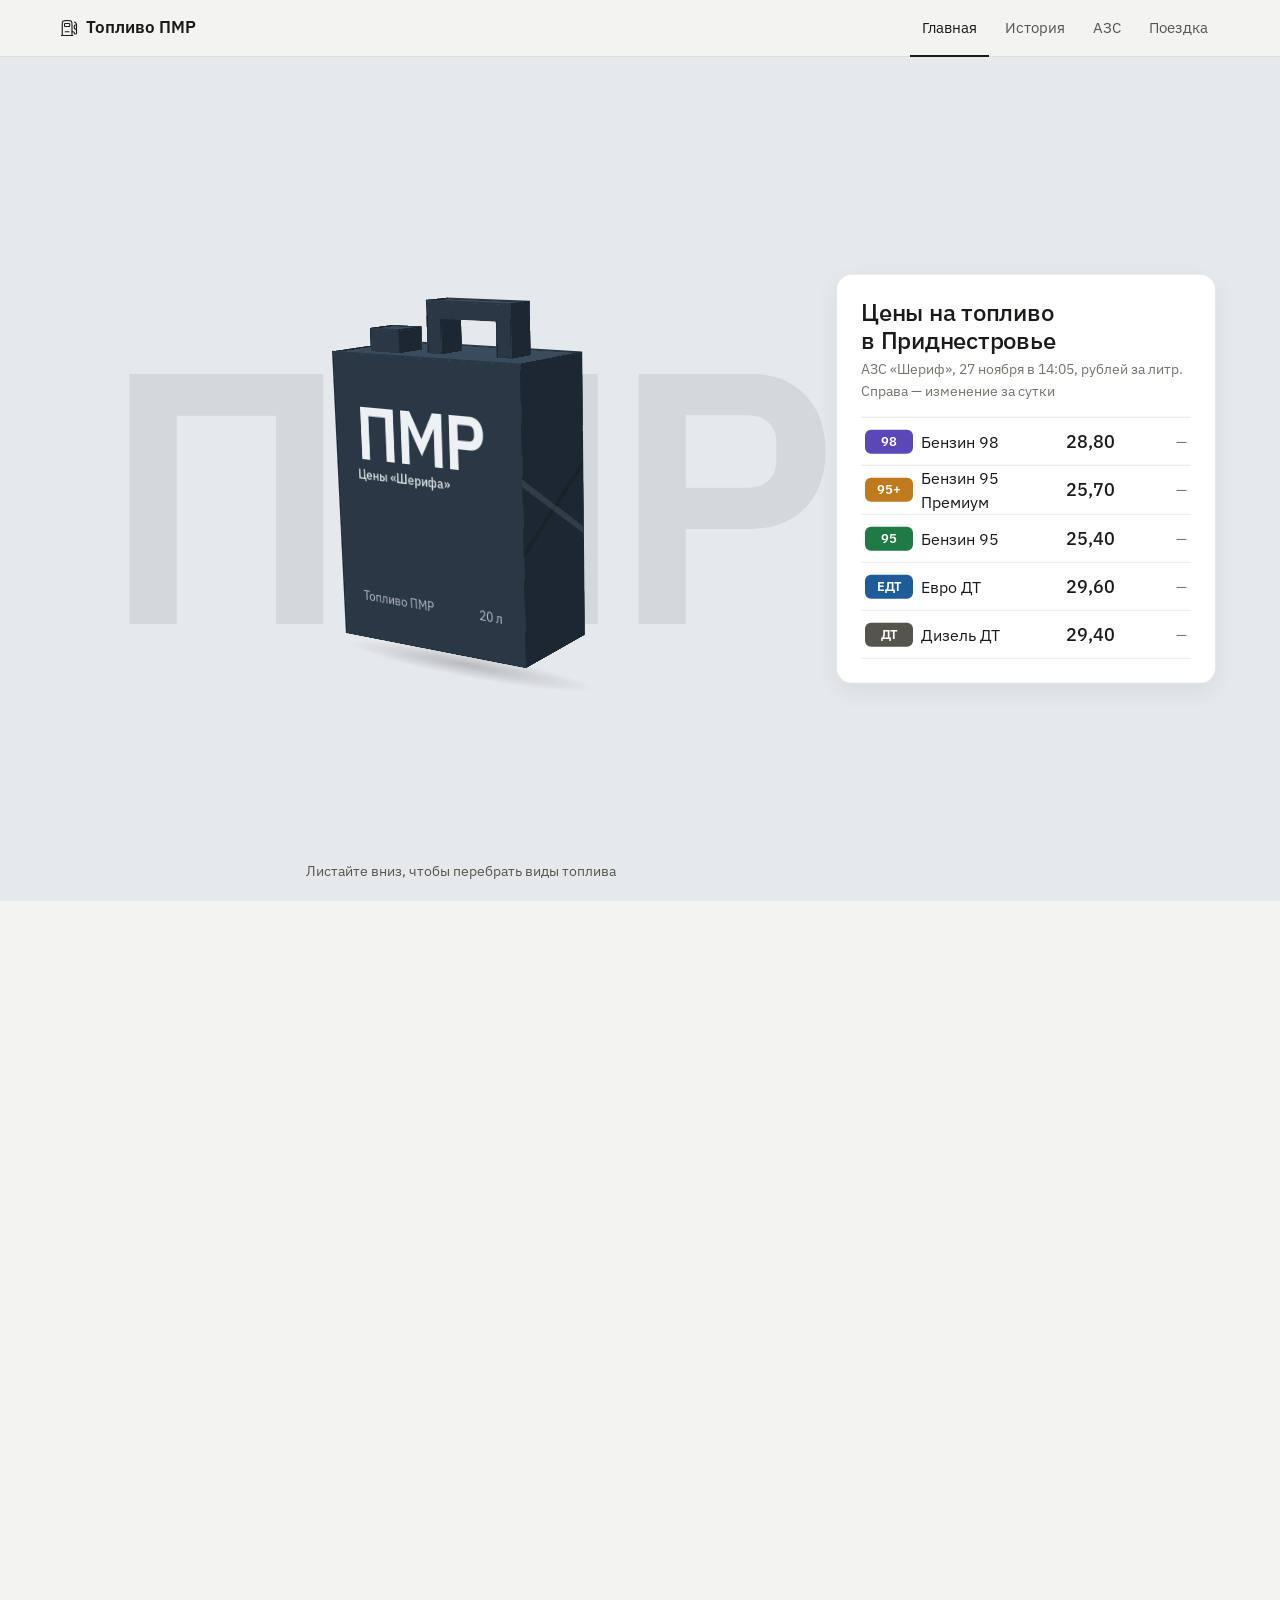
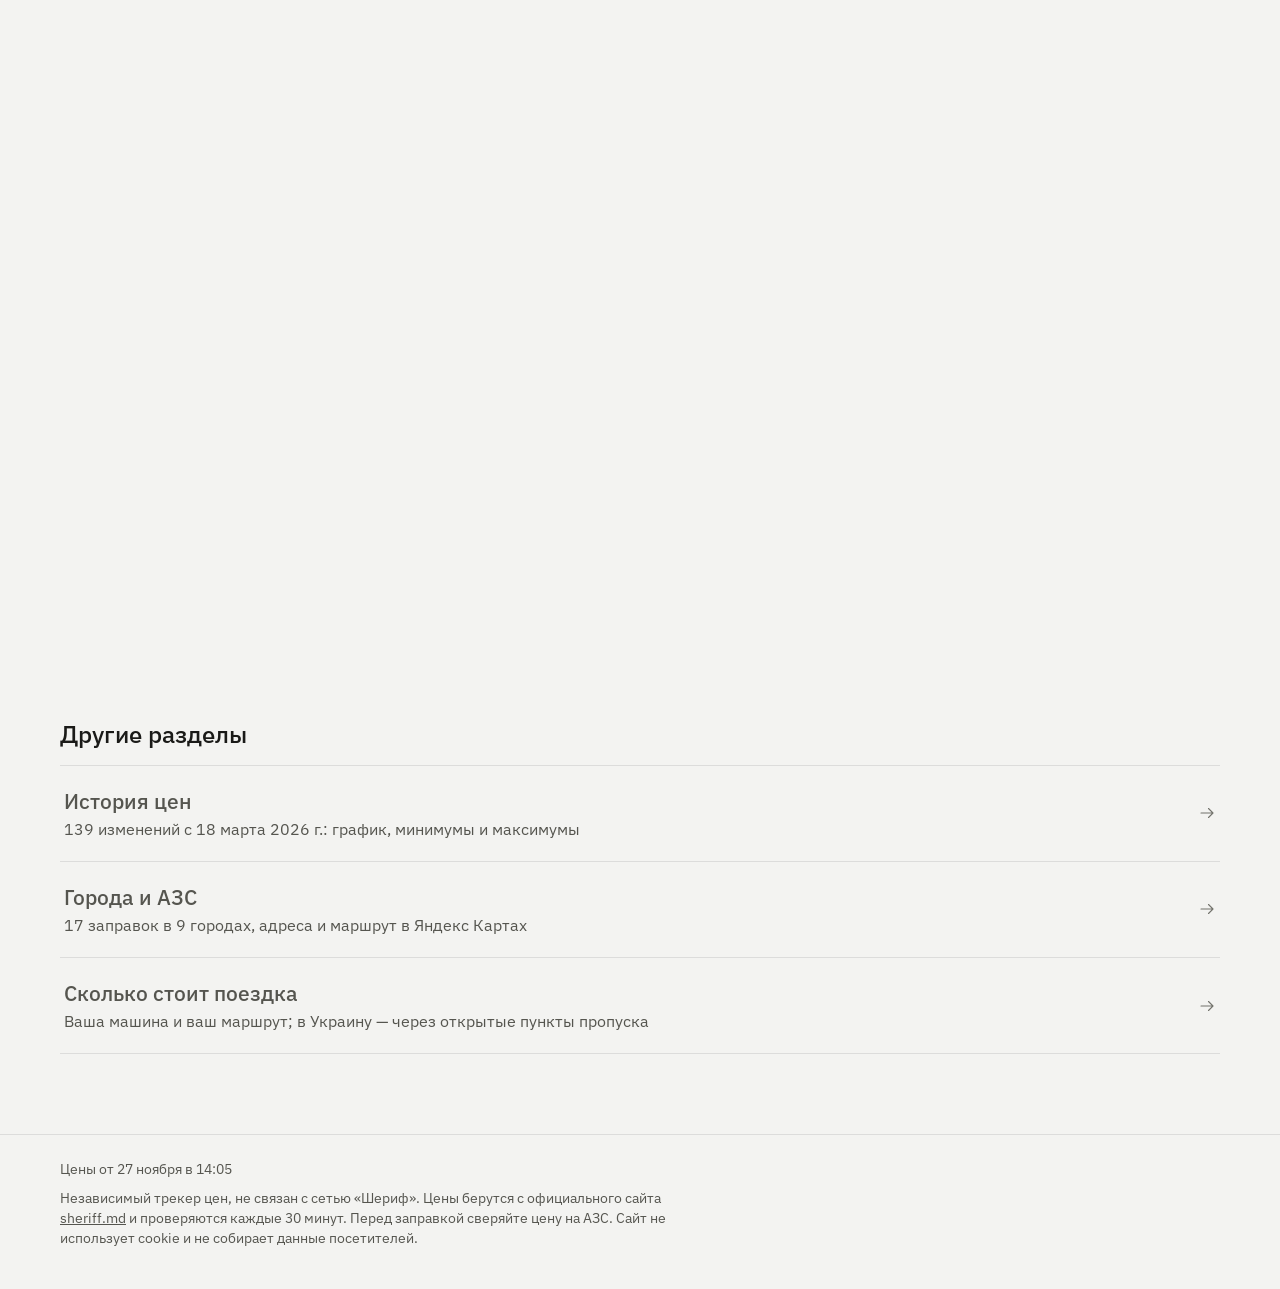
<file: index.html>
<!doctype html>
<html lang="ru">
<head>
<meta charset="utf-8">
<meta name="viewport" content="width=device-width, initial-scale=1, viewport-fit=cover">
<title>Топливо ПМР</title>
<meta name="description" content="Цены на бензин и дизель в Приднестровье с официального сайта «Шерифа»: обновление каждые 30 минут, история с марта 2026, АЗС, калькулятор поездки.">
<link rel="preconnect" href="https://fonts.googleapis.com">
<link rel="preconnect" href="https://fonts.gstatic.com" crossorigin>
<link href="https://fonts.googleapis.com/css2?family=IBM+Plex+Sans:wght@400;500;600&display=swap" rel="stylesheet">
<link rel="stylesheet" href="assets/app.css">
<style>
/* Главная: липкая 3D-сцена. Цвет сцены меняется под вид топлива; всё вокруг нейтральное. */
:root{--head:56px;--st:#E6E9EC;--soft:#D3D8DD;--can:#2A3846;--can-side:#1C2732;--can-top:#3A4B5C;--label:#EEF1F4}
:root[data-fuel="f-98"]{--st:#E7E4F1;--soft:#D5CFEA;--can:#3A2B7A;--can-side:#271C57;--can-top:#4C3B94;--label:#EFEBFA}
:root[data-fuel="f-95p"]{--st:#F3E8D8;--soft:#EBD5B4;--can:#B8701A;--can-side:#8A5212;--can-top:#CC8530;--label:#FFF4E2}
:root[data-fuel="f-95"]{--st:#E1EDE4;--soft:#C6E0CD;--can:#1F7A45;--can-side:#145530;--can-top:#2B8F55;--label:#E9F7EC}
:root[data-fuel="f-dte"]{--st:#E0E9F2;--soft:#C7D8EA;--can:#1D5C99;--can-side:#123E69;--can-top:#2A6FB0;--label:#E8F1FA}
:root[data-fuel="f-dt"]{--st:#E6E5E1;--soft:#D3D2CC;--can:#3A3A34;--can-side:#24241F;--can-top:#4A4A43;--label:#EFEEEA}
.story{position:relative}
#trigs{position:absolute;inset:0;pointer-events:none}
.trig{height:100vh;height:100svh}
.stage{position:sticky;top:var(--head);height:calc(100vh - var(--head));height:calc(100svh - var(--head));overflow:hidden;perspective:1300px;background:var(--st);transition:background-color .5s var(--ease)}
.word{position:absolute;inset:0;pointer-events:none}
.word span{position:absolute;left:36%;top:50%;transform:translate(-50%,-46%);font-weight:600;letter-spacing:-.05em;line-height:.8;font-size:clamp(7rem,28vw,24rem);color:var(--soft);opacity:0;transition:opacity .5s var(--ease),color .5s var(--ease);white-space:nowrap}
.word span.on{opacity:1}

/* закрытая 3D-канистра: корпус, ручка на стойках и крышка — коробки из шести граней */
.can-pos{position:absolute;left:36%;top:52%;width:0;height:0;transform-style:preserve-3d;z-index:2}
.can{position:absolute;left:0;top:0;width:0;height:0;transform-style:preserve-3d;will-change:transform}
/* на телефоне канистра не крутится за каждым кадром прокрутки, а делает один оборот при смене топлива */
.touch .can{transition:transform .9s var(--ease)}
.part{position:absolute;left:0;top:0;width:0;height:0;transform-style:preserve-3d}
/* грани без скруглений и с нахлёстом в 1px, иначе в Safari на стыках просвечивает фон */
.f{position:absolute;transition:background-color .5s var(--ease)}
.f-front,.f-back{background:var(--can)}
.f-left,.f-right,.f-bottom{background:var(--can-side)}
.f-top{background:var(--can-top)}
/* выдавленный крест, как на настоящих канистрах */
.x{background:
  linear-gradient(32deg,transparent calc(50% - 3px),rgba(255,255,255,.1) calc(50% - 3px),rgba(255,255,255,.1) calc(50% + 3px),transparent calc(50% + 3px)),
  linear-gradient(-32deg,transparent calc(50% - 3px),rgba(0,0,0,.14) calc(50% - 3px),rgba(0,0,0,.14) calc(50% + 3px),transparent calc(50% + 3px)),var(--can)}
.f-left.x,.f-right.x{background-color:var(--can-side)}
.lbl{position:absolute;inset:16% 12% 12%;display:flex;flex-direction:column;justify-content:space-between;color:var(--label)}
.lbl .code{font-weight:600;letter-spacing:-.04em;line-height:.85}
.lbl .nm{font-weight:500;opacity:.9}
.lbl .brand{display:flex;justify-content:space-between;opacity:.7}
.shadow{position:absolute;left:-150px;top:0;width:300px;height:60px;background:radial-gradient(closest-side,rgba(0,0,0,.2),transparent)}

/* карточка с ценой — неподвижна внутри сцены, меняется только содержимое */
.info{position:absolute;right:max(24px,5vw);top:50%;transform:translateY(-50%);width:min(380px,40vw);z-index:5;box-shadow:0 8px 24px rgba(0,0,0,.06)}
.info .inner{transition:opacity .2s var(--ease)}
.info.swap .inner{opacity:0}
.info h1{font-size:1.5rem;letter-spacing:-.01em}
.info .sub{color:var(--ink-3);font-size:.9rem;margin-top:4px}
.info h2{display:flex;align-items:center;gap:10px;font-size:1.1rem}
.price{font-weight:500;font-size:clamp(3rem,5.5vw,4rem);letter-spacing:-.03em;line-height:1;margin-top:16px}
.price small{font-size:1rem;letter-spacing:0;color:var(--ink-3);margin-left:6px}
.facts{display:grid;grid-template-columns:1fr auto;gap:8px 16px;margin-top:20px;font-size:.92rem}
.facts dt{color:var(--ink-2)}.facts dd{text-align:right}
.spark{width:100%;height:44px;display:block;margin-top:20px}
.spark-cap{font-size:.8rem;color:var(--ink-3);margin-top:4px}
.acts{display:flex;gap:8px;flex-wrap:wrap;margin-top:20px}
.rows{list-style:none;padding:0;margin-top:16px;border-top:1px solid var(--line)}
.rows button{width:100%;display:grid;grid-template-columns:48px 1fr auto 64px;align-items:center;gap:8px;min-height:48px;background:none;border:0;border-bottom:1px solid var(--line);padding:0 4px;text-align:left;cursor:pointer;transition:background-color .15s var(--ease)}
.rows button:hover{background:var(--bg)}
.rows b{font-weight:500;font-size:1.1rem}
/* изменение за сутки рядом с ценой */
.rows .day{font-size:.85rem;text-align:right;color:var(--ink-3)}
.rows .day.d-down{color:var(--down)}.rows .day.d-up{color:var(--up)}
.hint{position:absolute;left:36%;bottom:20px;transform:translateX(-50%);font-size:.85rem;color:var(--ink-2);z-index:5;transition:opacity .3s}

/* дальше — разделы */
.sections{padding-block:64px 0}
.sections h2{font-size:1.5rem;margin-bottom:16px}
.links{list-style:none;padding:0;border-top:1px solid var(--line)}
.links a{display:grid;grid-template-columns:1fr auto;align-items:center;gap:16px;padding:20px 4px;border-bottom:1px solid var(--line);text-decoration:none;transition:background-color .15s var(--ease)}
.links a:hover{background:var(--surface)}
.links b{display:block;font-weight:500;font-size:1.3rem}
.links span{color:var(--ink-2)}
.links .icon{color:var(--ink-3)}

@media (max-width:820px){
  .stage{height:calc(100svh - var(--head) - 64px)}
  .word span{left:50%;top:24%;font-size:clamp(6rem,32vw,11rem)}
  .can-pos{left:50%;top:30%}
  .info{left:12px;right:12px;top:auto;bottom:12px;transform:none;width:auto;padding:16px}
  .info h1{font-size:1.25rem}
  .price{font-size:2.5rem;margin-top:8px}
  .facts{margin-top:12px;font-size:.85rem;gap:4px 12px}
  .spark,.spark-cap{display:none}
  .acts{margin-top:12px}
  .acts .btn{height:40px;flex:1;padding:0 12px;white-space:nowrap}
  .rows{margin-top:8px}
  .rows button{min-height:40px;grid-template-columns:44px 1fr auto 48px;font-size:.92rem}
  .rows b{font-size:1rem}
  .hint{display:none}
  .sections{padding-block:48px 0}
}
</style>
</head>
<body>
<main>
  <div class="story" id="story">
    <div class="stage" id="stage">
      <div class="word" id="words" aria-hidden="true"></div>
      <div class="can-pos" aria-hidden="true"><div class="can" id="can"></div></div>
      <section class="info box" id="info" aria-live="polite"><div class="inner" id="infoInner"><p class="muted">Загружаем цены</p></div></section>
      <span class="hint" id="hint">Листайте вниз, чтобы перебрать виды топлива</span>
    </div>
    <div id="trigs"></div>
  </div>

  <section class="sections gutter"><div class="wrap">
    <h2>Другие разделы</h2>
    <ul class="links" id="links"></ul>
  </div></section>
</main>

<script type="module">
import { chrome, watchData, FUEL_META, icon, rub, esc, fmtDate, fmtDateTime, tag, delta } from './assets/app.js';
chrome();
const $ = s => document.querySelector(s);
const reduce = matchMedia('(prefers-reduced-motion:reduce)').matches;
const touch = matchMedia('(pointer:coarse)').matches;
document.documentElement.classList.toggle('touch', touch);
let api = null, current = 'intro', built = false;

// ---------- канистра: коробка из шести граней с центром в начале координат
function box(w, h, d, cls = '', front = '') {
  const f = (name, fw0, fh0, tr, inner = '', fw = fw0 + 2, fh = fh0 + 2) => `<div class="f f-${name} ${name === 'left' || name === 'right' || name === 'back' ? cls : ''}" style="width:${fw}px;height:${fh}px;left:${-fw / 2}px;top:${-fh / 2}px;transform:${tr}">${inner}</div>`;
  return f('front', w, h, `translateZ(${d / 2}px)`, front) + f('back', w, h, `rotateY(180deg) translateZ(${d / 2}px)`)
    + f('right', d, h, `rotateY(90deg) translateZ(${w / 2}px)`) + f('left', d, h, `rotateY(-90deg) translateZ(${w / 2}px)`)
    + f('top', w, d, `rotateX(90deg) translateZ(${h / 2}px)`) + f('bottom', w, d, `rotateX(-90deg) translateZ(${h / 2}px)`);
}
const part = (x, y, z, html) => `<div class="part" style="transform:translate3d(${x}px,${y}px,${z}px)">${html}</div>`;
function buildCan() {
  const W = Math.round(Math.min(220, innerWidth * (innerWidth < 820 ? .34 : .17))), H = W * 1.32, D = W * .5;
  const hb = W * .44, post = W * .16, th = W * .07, hx = W * .12, top = -H / 2;
  const label = `<div class="lbl" style="font-size:${W * .065}px"><div><div class="code" id="cCode" style="font-size:${W * .34}px">ПМР</div><div class="nm" id="cName">Цены «Шерифа»</div></div><div class="brand"><span>Топливо ПМР</span><span>20 л</span></div></div>`;
  $('#can').innerHTML =
    box(W, H, D, 'x', label)
    + part(hx, top - post - th / 2, 0, box(hb, th, D * .3))                                   // ручка
    // стойки ручки и крышка заходят на 6px внутрь корпуса, чтобы не было щели на стыке
    + part(hx - hb / 2 + th / 2, top - post / 2 + 3, 0, box(th, post + 6, D * .3))           // стойки ручки
    + part(hx + hb / 2 - th / 2, top - post / 2 + 3, 0, box(th, post + 6, D * .3))
    + part(-W * .3, top - W * .05 + 3, D * .1, box(W * .16, W * .1 + 6, W * .16))             // крышка горловины
    + `<div class="shadow" style="transform:translateY(${H / 2 + 4}px) rotateX(90deg)"></div>`;
}

// ---------- сцена: по экрану прокрутки на каждый вид топлива
function buildStory() {
  const ids = ['intro', ...api.fuels.map(f => f.id)];
  $('#words').innerHTML = ids.map(id => `<span data-w="${id}"${id === 'intro' ? ' class="on"' : ''}>${id === 'intro' ? 'ПМР' : FUEL_META[id].code}</span>`).join('');
  $('#trigs').innerHTML = ids.map(id => `<div class="trig" data-f="${id}" id="t-${id}"></div>`).join('');
  $('#story').style.height = `calc(${ids.length} * 100svh)`;
  const io = new IntersectionObserver(es => es.forEach(e => { if (e.isIntersecting) setFuel(e.target.dataset.f); }), { rootMargin: '-50% 0px -50% 0px' });
  document.querySelectorAll('.trig').forEach(t => io.observe(t));
  buildCan();
  let rt, w = innerWidth;
  // на телефоне resize срабатывает при прятании адресной строки — перестраиваем только при смене ширины
  addEventListener('resize', () => { if (innerWidth === w) return; w = innerWidth; clearTimeout(rt); rt = setTimeout(() => { buildCan(); fillCan(current); frame(); }, 150); });
  built = true;
}

function sparkline(id) {
  const edge = Date.now() - 90 * 864e5, h = api.history;
  const before = [...h].reverse().find(p => new Date(p.t).getTime() < edge);
  const series = [...(before ? [{ t: edge, v: before.rub[id] }] : []), ...h.filter(p => new Date(p.t).getTime() >= edge).map(p => ({ t: new Date(p.t).getTime(), v: p.rub[id] })), { t: Date.now(), v: api.price(id) }];
  const t0 = series[0].t, t1 = Date.now(), vs = series.map(p => p.v), lo = Math.min(...vs), hi = Math.max(...vs);
  const X = t => (t - t0) / (t1 - t0 || 1) * 300, Y = v => 40 - (hi === lo ? 18 : (v - lo) / (hi - lo) * 36) - 2;
  let d = ''; series.forEach((p, i) => { d += i ? `H${X(p.t).toFixed(1)}V${Y(p.v).toFixed(1)}` : `M0 ${Y(p.v).toFixed(1)}`; });
  return { svg: `<svg class="spark" viewBox="0 0 300 40" preserveAspectRatio="none" aria-hidden="true"><path d="${d}" fill="none" stroke="${FUEL_META[id].color}" stroke-width="2" vector-effect="non-scaling-stroke"/></svg>`, lo, hi };
}

function infoHtml(id) {
  if (id === 'intro') {
    // за сутки: текущая цена минус цена, которая действовала 24 часа назад
    const day = id => { const d = api.changeOver(id, 1); return !d ? '<span class="day">—</span>' : `<span class="day ${d < 0 ? 'd-down' : 'd-up'}">${d < 0 ? '−' : '+'}${rub(Math.abs(d))}</span>`; };
    return `<h1>Цены на топливо в Приднестровье</h1><p class="sub">АЗС «Шериф», ${fmtDateTime(api.latest.changedAt)}, рублей за литр. Справа — изменение за сутки</p>
      <ul class="rows num">${api.fuels.map(f => `<li><button type="button" data-go="${f.id}">${tag(f.id)}<span>${esc(f.name)}</span><b>${rub(api.price(f.id))}</b>${day(f.id)}</button></li>`).join('')}</ul>`;
  }
  const f = api.fuel(id), lc = api.lastChange(id), m = api.changeOver(id, 30), usd = api.usd(id), card = api.latest.cards?.[1]?.rub?.[id], sp = sparkline(id);
  return `<h2>${tag(id)}${esc(f.name)}</h2><div class="price num">${rub(api.price(id))}<small>₽ за литр</small></div>
    <dl class="facts num">${lc ? `<dt>Последнее изменение, ${fmtDate(lc.t)}</dt><dd>${delta(lc.d)}</dd>` : ''}${m != null ? `<dt>За 30 дней</dt><dd>${delta(m)}</dd>` : ''}${usd ? `<dt>В долларах</dt><dd>$${rub(usd)}</dd>` : ''}${card ? `<dt>Топливная карта от 1000 л</dt><dd>${rub(card)} ₽</dd>` : ''}</dl>
    ${sp.svg}<p class="spark-cap num">90 дней: от ${rub(sp.lo)} до ${rub(sp.hi)} ₽</p>
    <div class="acts"><a class="btn" href="history.html?fuel=${id}">История цены</a><a class="btn ghost" href="trip.html?fuel=${id}">Расчёт поездки</a></div>`;
}

function fillCan(id) {
  if (!$('#cCode')) return;
  $('#cCode').textContent = id === 'intro' ? 'ПМР' : FUEL_META[id].code;
  $('#cName').textContent = id === 'intro' ? 'Цены «Шерифа»' : api.fuel(id).name;
}

function setFuel(id, force) {
  if (id === current && !force) return; current = id;
  if (id === 'intro') delete document.documentElement.dataset.fuel; else document.documentElement.dataset.fuel = id;
  document.querySelectorAll('.word span').forEach(w => w.classList.toggle('on', w.dataset.w === id));
  fillCan(id);
  if (touch && !reduce) $('#can').style.transform = `rotateX(-12deg) rotateY(${-28 + Math.max(api.fuels.findIndex(f => f.id === id) + 1, 0) * 360}deg)`;
  const info = $('#info');
  info.classList.add('swap');
  setTimeout(() => {
    $('#infoInner').innerHTML = infoHtml(id);
    document.querySelectorAll('[data-go]').forEach(b => b.addEventListener('click', () => $('#t-' + b.dataset.go).scrollIntoView({ behavior: reduce ? 'auto' : 'smooth', block: 'center' })));
    info.classList.remove('swap');
  }, reduce ? 0 : 150);
}

// канистра поворачивается от прокрутки; за курсором наклоняется только на компьютере. Каждый кадр меняется один transform.
let mx = 0, my = 0, ticking = false, storyTop = 0, storyRange = 1;
const measure = () => { const s = $('#story'); storyTop = s.offsetTop; storyRange = Math.max(s.offsetHeight - innerHeight, 1); };
function frame() {
  ticking = false; if (!built) return;
  const local = scrollY - storyTop, p = Math.min(Math.max(local / storyRange, 0), 1);
  $('#hint').style.opacity = local > 40 ? 0 : 1;
  if (touch && !reduce) return;
  $('#can').style.transform = reduce ? 'rotateX(-12deg) rotateY(-28deg)' : `rotateX(${(-12 - my * 10).toFixed(1)}deg) rotateY(${(-28 + p * 540 + mx * 20).toFixed(1)}deg)`;
}
const req = () => { if (!ticking) { ticking = true; requestAnimationFrame(frame); } };
addEventListener('scroll', req, { passive: true });
addEventListener('resize', () => { measure(); req(); });
if (matchMedia('(pointer:fine)').matches) addEventListener('pointermove', e => { mx = e.clientX / innerWidth - .5; my = e.clientY / innerHeight - .5; req(); });

function links() {
  const h = api.history, st = api.latest.cities.reduce((n, c) => n + c.stations.length, 0);
  $('#links').innerHTML = [
    ['history.html', 'История цен', `${h.length} изменений с ${fmtDate(h[0].t, { day: 'numeric', month: 'long', year: 'numeric' })}: график, минимумы и максимумы`],
    ['stations.html', 'Города и АЗС', `${st} заправок в ${api.latest.cities.length} городах, адреса и маршрут в Яндекс Картах`],
    ['trip.html', 'Сколько стоит поездка', 'Ваша машина и ваш маршрут; в Украину — через открытые пункты пропуска'],
  ].map(([href, t, p]) => `<li><a href="${href}"><span><b>${t}</b><span>${p}</span></span>${icon('arrow-right-linear')}</a></li>`).join('');
}

watchData(next => {
  api = next;
  if (!built) buildStory();
  setFuel(current, true); links(); measure(); frame();
});
</script>
</body>
</html>
</file>
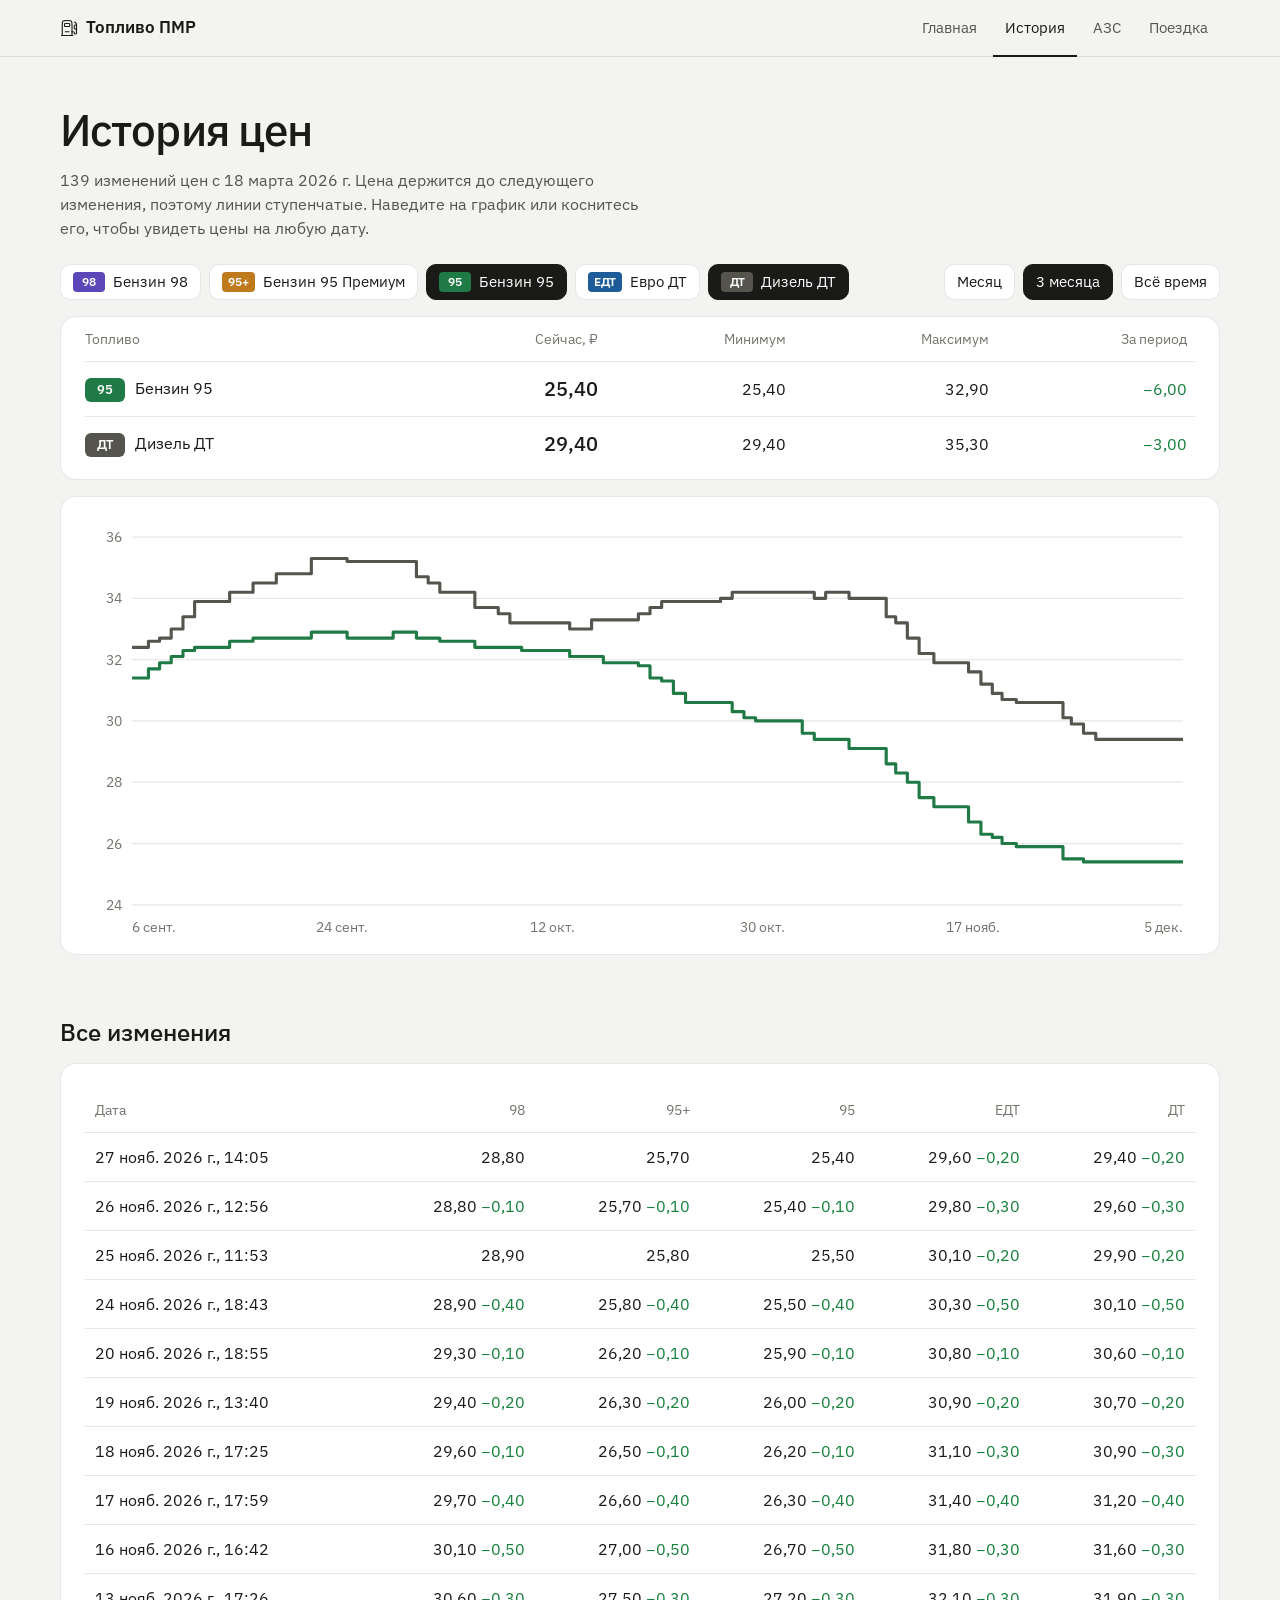
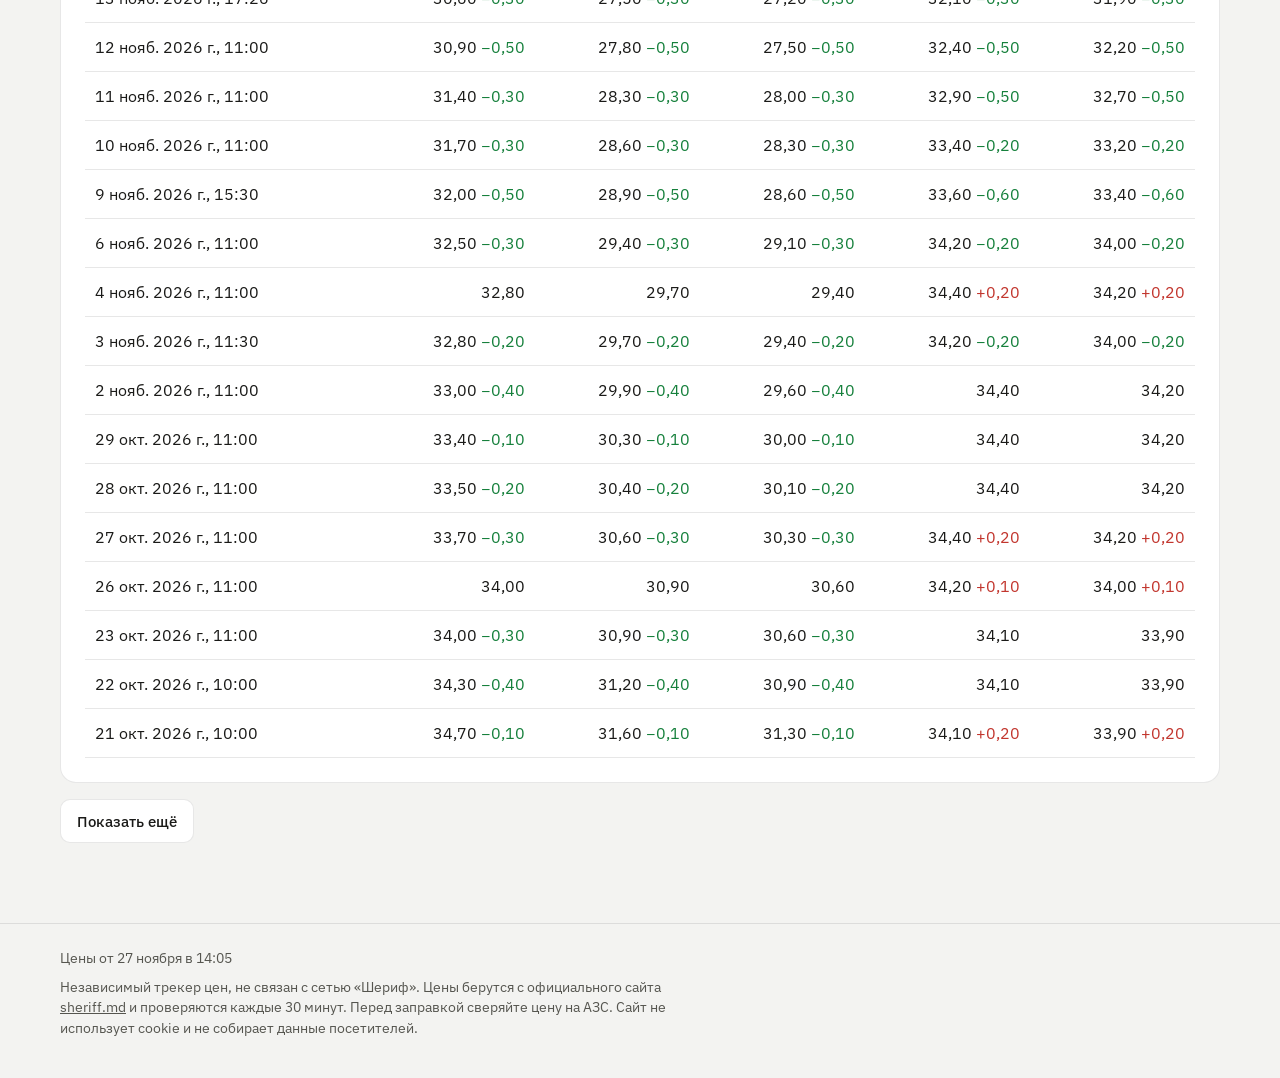
<file: history.html>
<!doctype html>
<html lang="ru">
<head>
<meta charset="utf-8">
<meta name="viewport" content="width=device-width, initial-scale=1, viewport-fit=cover">
<title>История цен — Топливо ПМР</title>
<meta name="description" content="История цен на бензин и дизель «Шерифа» в Приднестровье с марта 2026: график, минимумы, максимумы и все изменения.">
<link rel="preconnect" href="https://fonts.googleapis.com">
<link rel="preconnect" href="https://fonts.gstatic.com" crossorigin>
<link href="https://fonts.googleapis.com/css2?family=IBM+Plex+Sans:wght@400;500;600&display=swap" rel="stylesheet">
<link rel="stylesheet" href="assets/app.css">
<style>
.controls{display:flex;justify-content:space-between;gap:12px;flex-wrap:wrap;margin-bottom:16px}
/* сводка — короткая таблица над графиком, а не ряд одинаковых карточек */
.sum-wrap{overflow-x:auto;margin-bottom:16px;padding-block:8px}
.sum{width:100%;border-collapse:collapse}
.sum th,.sum td{padding:12px 8px;text-align:right;white-space:nowrap;border-bottom:1px solid var(--line)}
.sum th{font-weight:400;font-size:.85rem;color:var(--ink-3);padding-top:4px}
.sum tr:last-child td{border-bottom:0}
.sum th:first-child,.sum td:first-child{text-align:left;padding-left:0}
.sum td:first-child .tag{margin-right:10px}
.sum .now{font-weight:500;font-size:1.25rem}
.chart-box{position:relative;padding:20px 16px 12px}
#chart{width:100%;height:auto;display:block;touch-action:pan-y}
#chart .grid line{stroke:var(--line)}
#chart text{fill:var(--ink-3);font:400 11px var(--font)}
#chart .ln{fill:none;stroke-width:2.5;stroke-linejoin:round}
#chart .cross{stroke:var(--ink-3);stroke-dasharray:3 3}
.tip{position:absolute;pointer-events:none;background:var(--ink);color:#fff;border-radius:var(--r);padding:8px 10px;font-size:.82rem;line-height:1.45;white-space:nowrap;transform:translate(-50%,-110%);opacity:0;transition:opacity .15s}
.tip.on{opacity:1}
.changes{margin-top:64px}
.changes h2{font-size:1.5rem;margin-bottom:16px}
.tbl{width:100%;border-collapse:collapse}
.tbl-wrap{overflow-x:auto}
.tbl th,.tbl td{text-align:left;padding:12px 10px;border-bottom:1px solid var(--line);white-space:nowrap}
.tbl th{font-weight:400;font-size:.85rem;color:var(--ink-3)}
.tbl td+td,.tbl th+th{text-align:right}
.d-down{color:var(--down)}.d-up{color:var(--up)}
.more{margin-top:16px}
</style>
</head>
<body>
<main class="gutter"><div class="wrap">
  <div class="page-head"><h1>История цен</h1><p id="lead">Загружаем историю…</p></div>
  <div class="controls">
    <div class="chips" id="fuels" aria-label="Виды топлива"></div>
    <div class="chips" id="ranges" aria-label="Период">
      <button class="chip" type="button" data-r="30" aria-pressed="false">Месяц</button>
      <button class="chip" type="button" data-r="90" aria-pressed="true">3 месяца</button>
      <button class="chip" type="button" data-r="0" aria-pressed="false">Всё время</button>
    </div>
  </div>
  <div class="box sum-wrap"><table class="sum num"><thead><tr><th>Топливо</th><th>Сейчас, ₽</th><th>Минимум</th><th>Максимум</th><th>За период</th></tr></thead><tbody id="stats"></tbody></table></div>
  <div class="box chart-box"><svg id="chart" viewBox="0 0 900 340" role="img" aria-label="График цен"></svg><div class="tip num" id="tip"></div></div>
  <section class="changes"><h2>Все изменения</h2><div class="box tbl-wrap"><table class="tbl num"><thead id="thead"></thead><tbody id="rows"></tbody></table></div>
  <button class="btn ghost more" type="button" id="more">Показать ещё</button></section>
</div></main>
<script type="module">
import { chrome, watchData, FUEL_META, rub, esc, fmtDate, param, tag } from './assets/app.js';
chrome();
const $ = s => document.querySelector(s);
let api, range = 90, shown = new Set(), limit = 25;

// ряд точек для периода: цена держится до следующего изменения
function series(id) {
  const h = api.history, edge = range ? Date.now() - range * 864e5 : new Date(h[0].t).getTime();
  const before = [...h].reverse().find(p => new Date(p.t).getTime() <= edge);
  const pts = h.filter(p => new Date(p.t).getTime() > edge).map(p => ({ t: new Date(p.t).getTime(), v: p.rub[id] }));
  return [{ t: edge, v: before ? before.rub[id] : h[0].rub[id] }, ...pts, { t: Date.now(), v: api.price(id) }];
}

function draw() {
  const W = 900, H = 340, L = 44, R = 16, T = 16, B = 30, svg = $('#chart');
  const all = [...shown].map(id => ({ id, s: series(id) }));
  const t0 = all[0].s[0].t, t1 = Date.now(), vs = all.flatMap(a => a.s.map(p => p.v));
  const lo = Math.floor(Math.min(...vs) - .5), hi = Math.ceil(Math.max(...vs) + .5);
  const X = t => L + (t - t0) / (t1 - t0) * (W - L - R), Y = v => T + (hi - v) / (hi - lo) * (H - T - B);
  let s = '<g class="grid">';
  const step = Math.max(1, Math.ceil((hi - lo) / 6));
  for (let v = lo; v <= hi; v += step) s += `<line x1="${L}" x2="${W - R}" y1="${Y(v)}" y2="${Y(v)}"/><text x="${L - 8}" y="${Y(v) + 4}" text-anchor="end">${v}</text>`;
  const ticks = 5;
  for (let i = 0; i <= ticks; i++) { const t = t0 + (t1 - t0) * i / ticks; s += `<text x="${X(t)}" y="${H - 8}" text-anchor="${i === 0 ? 'start' : i === ticks ? 'end' : 'middle'}">${fmtDate(t, { day: 'numeric', month: 'short' })}</text>`; }
  s += '</g>';
  all.forEach(({ id, s: pts }) => {
    let d = ''; pts.forEach((p, i) => { d += i ? `H${X(p.t).toFixed(1)}V${Y(p.v).toFixed(1)}` : `M${X(p.t).toFixed(1)} ${Y(p.v).toFixed(1)}`; });
    if (all.length === 1) s += `<path d="${d}V${H - B}H${L}Z" fill="${FUEL_META[id].color}" fill-opacity=".08"/>`;
    s += `<path class="ln" d="${d}" stroke="${FUEL_META[id].color}"/>`;
  });
  s += `<line class="cross" id="cross" y1="${T}" y2="${H - B}" x1="-10" x2="-10"/>`;
  svg.innerHTML = s;
  // подсказка при наведении/касании: цены всех выбранных видов на эту дату
  const tip = $('#tip'), box = $('.chart-box');
  const at = (pts, t) => { let v = pts[0].v; for (const p of pts) { if (p.t <= t) v = p.v; else break; } return v; };
  svg.onpointermove = e => {
    const r = svg.getBoundingClientRect(), x = (e.clientX - r.left) / r.width * W;
    if (x < L || x > W - R) { tip.classList.remove('on'); return; }
    const t = t0 + (x - L) / (W - L - R) * (t1 - t0);
    $('#cross').setAttribute('x1', x); $('#cross').setAttribute('x2', x);
    tip.innerHTML = `<b>${fmtDate(t, { day: 'numeric', month: 'long', year: 'numeric' })}</b><br>` + all.map(({ id, s: pts }) => `${esc(api.fuel(id).name)}: ${rub(at(pts, t))} ₽`).join('<br>');
    tip.style.left = (e.clientX - box.getBoundingClientRect().left) + 'px'; tip.style.top = (e.clientY - box.getBoundingClientRect().top) + 'px';
    tip.classList.add('on');
  };
  svg.onpointerleave = () => tip.classList.remove('on');
}

function stats() {
  $('#stats').innerHTML = [...shown].map(id => {
    const pts = series(id), vs = pts.map(p => p.v), ch = +(api.price(id) - pts[0].v).toFixed(2);
    return `<tr><td>${tag(id)}${esc(api.fuel(id).name)}</td><td class="now">${rub(api.price(id))}</td><td>${rub(Math.min(...vs))}</td><td>${rub(Math.max(...vs))}</td><td class="${ch < 0 ? 'd-down' : ch > 0 ? 'd-up' : ''}">${ch > 0 ? '+' : ch < 0 ? '−' : ''}${rub(Math.abs(ch))}</td></tr>`;
  }).join('');
}

function table() {
  const h = api.history;
  $('#thead').innerHTML = `<tr><th>Дата</th>${api.fuels.map(f => `<th>${FUEL_META[f.id].code}</th>`).join('')}</tr>`;
  const rows = [];
  for (let i = h.length - 1; i > 0 && rows.length < limit; i--) {
    rows.push(`<tr><td>${new Date(h[i].t).toLocaleString('ru-RU', { day: 'numeric', month: 'short', year: 'numeric', hour: '2-digit', minute: '2-digit' })}</td>${api.fuels.map(f => {
      const d = +(h[i].rub[f.id] - h[i - 1].rub[f.id]).toFixed(2);
      return `<td>${rub(h[i].rub[f.id])}${d ? ` <span class="${d < 0 ? 'd-down' : 'd-up'}">${d > 0 ? '+' : '−'}${rub(Math.abs(d))}</span>` : ''}</td>`;
    }).join('')}</tr>`);
  }
  $('#rows').innerHTML = rows.join('');
  $('#more').hidden = limit >= h.length - 1;
}

function render() { draw(); stats(); table(); }

watchData(next => {
  api = next;
  if (!shown.size) {
    const pick = param('fuel');
    (api.fuel(pick) ? [pick] : ['f-95', 'f-dt']).forEach(id => shown.add(id));
    if (api.fuel(pick)) document.documentElement.dataset.fuel = pick;
    $('#fuels').innerHTML = api.fuels.map(f => `<button class="chip" type="button" data-f="${f.id}" aria-pressed="${shown.has(f.id)}">${tag(f.id)}${esc(f.name)}</button>`).join('');
    document.querySelectorAll('[data-f]').forEach(b => b.addEventListener('click', () => {
      const id = b.dataset.f; shown.has(id) ? shown.size > 1 && shown.delete(id) : shown.add(id);
      document.querySelectorAll('[data-f]').forEach(x => x.setAttribute('aria-pressed', shown.has(x.dataset.f))); render();
    }));
    document.querySelectorAll('[data-r]').forEach(b => b.addEventListener('click', () => {
      range = +b.dataset.r; document.querySelectorAll('[data-r]').forEach(x => x.setAttribute('aria-pressed', x === b)); render();
    }));
    $('#more').addEventListener('click', () => { limit += 50; table(); });
  }
  const h = api.history;
  $('#lead').textContent = `${h.length} изменений цен с ${fmtDate(h[0].t, { day: 'numeric', month: 'long', year: 'numeric' }).replace(/\.$/, '')}. Цена держится до следующего изменения, поэтому линии ступенчатые. Наведите на график или коснитесь его, чтобы увидеть цены на любую дату.`;
  render();
});
</script>
</body>
</html>
</file>
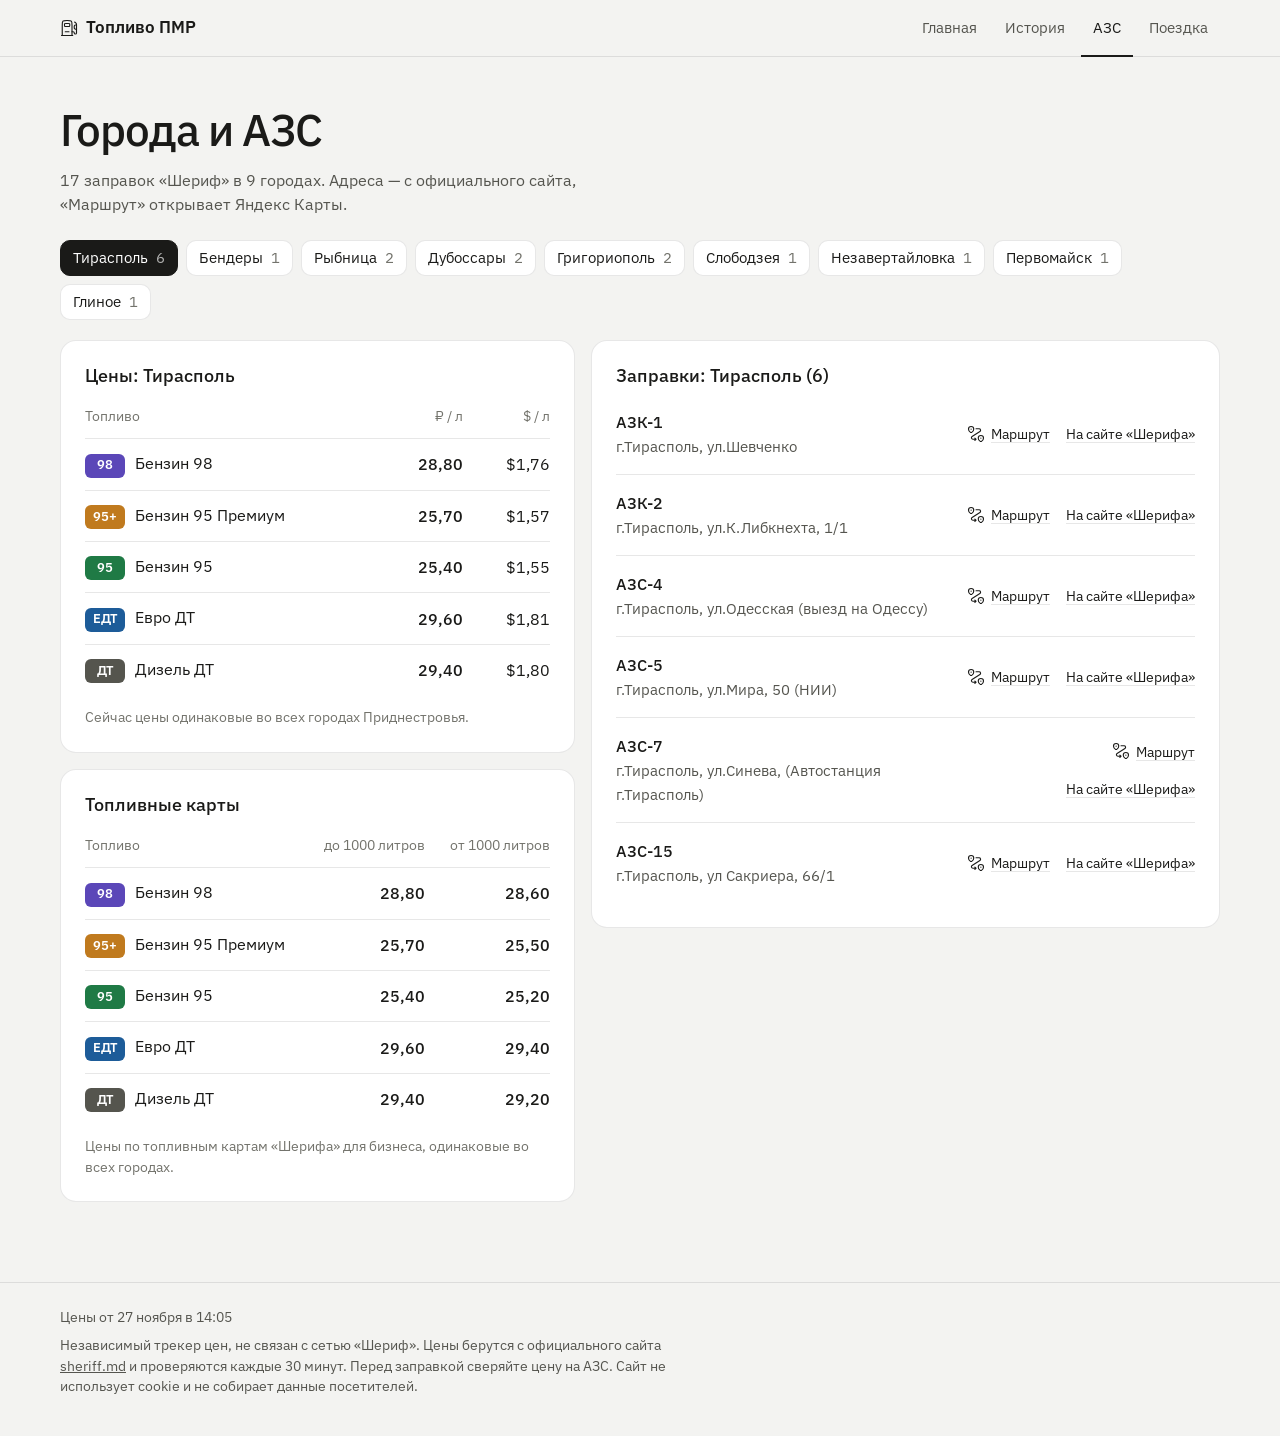
<file: stations.html>
<!doctype html>
<html lang="ru">
<head>
<meta charset="utf-8">
<meta name="viewport" content="width=device-width, initial-scale=1, viewport-fit=cover">
<title>Города и АЗС — Топливо ПМР</title>
<meta name="description" content="Все АЗС «Шериф» в Приднестровье по городам: адреса, розничные цены в рублях и долларах, цены по топливным картам, маршрут в Яндекс Картах.">
<link rel="preconnect" href="https://fonts.googleapis.com">
<link rel="preconnect" href="https://fonts.gstatic.com" crossorigin>
<link href="https://fonts.googleapis.com/css2?family=IBM+Plex+Sans:wght@400;500;600&display=swap" rel="stylesheet">
<link rel="stylesheet" href="assets/app.css">
<style>
.grid2{display:grid;grid-template-columns:minmax(0,.9fr) minmax(0,1.1fr);gap:16px;margin-top:20px;align-items:start}
.box h2{font-size:1.15rem;margin-bottom:8px}
.prices{width:100%;border-collapse:collapse}
.prices td,.prices th{padding:12px 0;border-bottom:1px solid var(--line);text-align:left}
.prices th{font-weight:400;font-size:.85rem;color:var(--ink-3)}
.prices td+td,.prices th+th{text-align:right;padding-left:16px;white-space:nowrap}
.prices tr:last-child td{border-bottom:0}
.prices b{font-weight:500}
.tag{margin-right:10px}
.note{font-size:.85rem;color:var(--ink-3);margin-top:12px}
.stations{list-style:none;padding:0;display:grid}
.stations li{display:flex;justify-content:space-between;align-items:center;gap:12px;padding:16px 0;border-bottom:1px solid var(--line)}
.stations li:last-child{border-bottom:0}
.stations b{display:block;font-weight:500}
.stations span{font-size:.92rem;color:var(--ink-2)}
.links{display:flex;gap:16px;flex-wrap:wrap;justify-content:flex-end}
.links a{display:inline-flex;align-items:center;gap:6px;font-size:.9rem;white-space:nowrap;text-underline-offset:3px;text-decoration-color:var(--line)}
.links a:hover{text-decoration-color:var(--ink)}
@media (max-width:820px){.grid2{grid-template-columns:minmax(0,1fr)}.stations li{flex-direction:column;align-items:flex-start}.links{justify-content:flex-start}}
</style>
</head>
<body>
<main class="gutter"><div class="wrap">
  <div class="page-head"><h1>Города и АЗС</h1><p id="lead">Загружаем список заправок…</p></div>
  <div class="chips" id="cities" aria-label="Города"></div>
  <div class="grid2">
    <div style="display:grid;gap:16px">
      <section class="box"><h2 id="cityTitle">Цены</h2><table class="prices num"><thead><tr><th>Топливо</th><th>₽ / л</th><th>$ / л</th></tr></thead><tbody id="prices"></tbody></table><p class="note" id="same"></p></section>
      <section class="box"><h2>Топливные карты</h2><table class="prices num"><thead id="cardsHead"></thead><tbody id="cards"></tbody></table><p class="note">Цены по топливным картам «Шерифа» для бизнеса, одинаковые во всех городах.</p></section>
    </div>
    <section class="box"><h2 id="stTitle">Заправки</h2><ul class="stations" id="stations"></ul></section>
  </div>
</div></main>
<script type="module">
import { chrome, watchData, icon, rub, esc, tag } from './assets/app.js';
chrome();
const $ = s => document.querySelector(s);
let api, city = 0, built = false;

function render() {
  const c = api.latest.cities[city];
  $('#cityTitle').textContent = `Цены: ${c.name}`;
  $('#prices').innerHTML = api.fuels.map(f => `<tr><td>${tag(f.id)}${esc(f.name)}</td><td><b>${rub(c.rub[f.id])}</b></td><td>${c.usd ? '$' + rub(c.usd[f.id]) : '—'}</td></tr>`).join('');
  const same = api.latest.cities.every(x => api.fuels.every(f => x.rub[f.id] === api.latest.cities[0].rub[f.id]));
  $('#same').textContent = same ? 'Сейчас цены одинаковые во всех городах Приднестровья.' : 'Цены в городах сейчас отличаются, смотрите по своему.';
  $('#stTitle').textContent = `Заправки: ${c.name} (${c.stations.length})`;
  $('#stations').innerHTML = c.stations.map(s => `<li><div><b>${esc(s.code || 'АЗС')}</b><span>${esc(s.address)}</span></div><div class="links">
    <a href="https://yandex.ru/maps/?text=${encodeURIComponent('АЗС Шериф ' + s.address)}" target="_blank" rel="noopener">${icon('routing-2-linear')}Маршрут</a>
    <a href="${esc(s.url)}" target="_blank" rel="noopener">На сайте «Шерифа»</a></div></li>`).join('') || '<li>Нет данных о заправках</li>';
  document.querySelectorAll('[data-c]').forEach(b => b.setAttribute('aria-pressed', +b.dataset.c === city));
}

watchData(next => {
  api = next;
  const cs = api.latest.cities, total = cs.reduce((n, c) => n + c.stations.length, 0);
  $('#lead').textContent = `${total} заправок «Шериф» в ${cs.length} городах. Адреса — с официального сайта, «Маршрут» открывает Яндекс Карты.`;
  if (!built) {
    $('#cities').innerHTML = cs.map((c, i) => `<button class="chip" type="button" data-c="${i}" aria-pressed="${i === 0}">${esc(c.name)}<span class="n">${c.stations.length}</span></button>`).join('');
    document.querySelectorAll('[data-c]').forEach(b => b.addEventListener('click', () => { city = +b.dataset.c; render(); }));
    built = true;
  }
  const cards = api.latest.cards || [];
  $('#cardsHead').innerHTML = `<tr><th>Топливо</th>${cards.map(t => `<th>${esc(t.label)}</th>`).join('')}</tr>`;
  $('#cards').innerHTML = api.fuels.map(f => `<tr><td>${tag(f.id)}${esc(f.name)}</td>${cards.map(t => `<td><b>${rub(t.rub[f.id])}</b></td>`).join('')}</tr>`).join('');
  render();
});
</script>
</body>
</html>
</file>
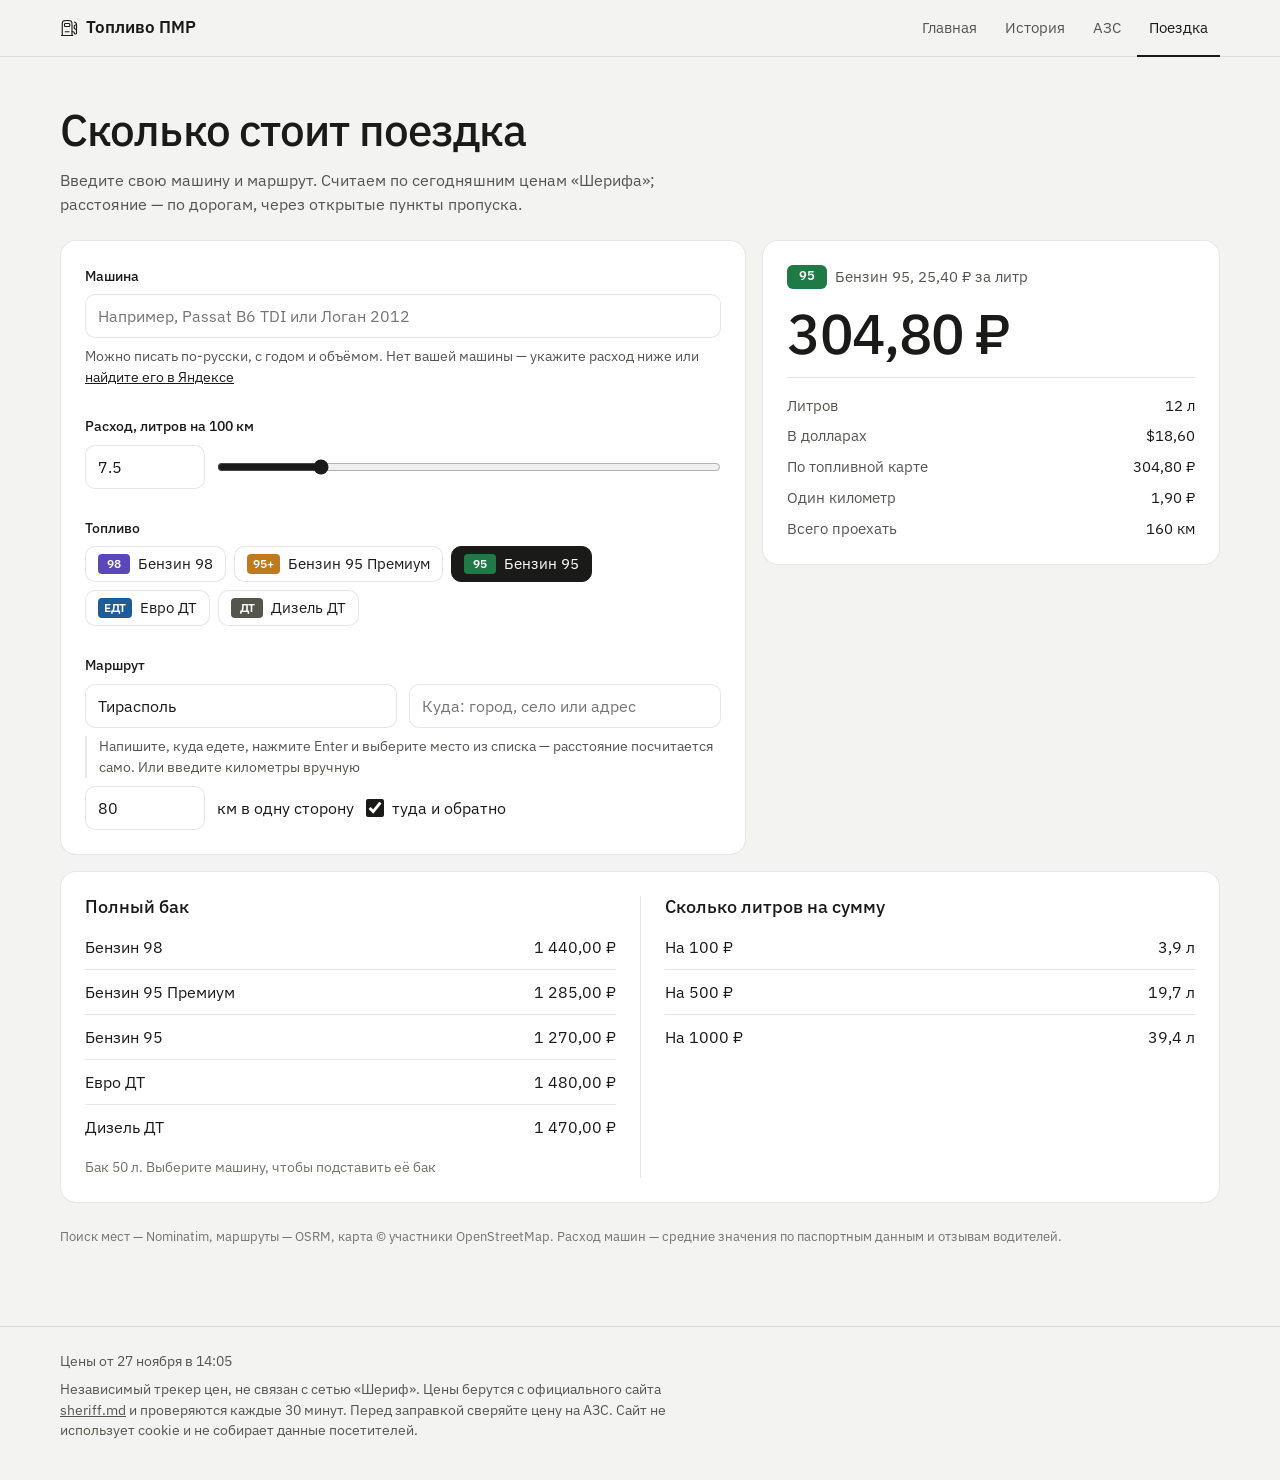
<file: trip.html>
<!doctype html>
<html lang="ru">
<head>
<meta charset="utf-8">
<meta name="viewport" content="width=device-width, initial-scale=1, viewport-fit=cover">
<title>Сколько стоит поездка — Топливо ПМР</title>
<meta name="description" content="Калькулятор поездки и полного бака по текущим ценам «Шерифа» в Приднестровье.">
<link rel="preconnect" href="https://fonts.googleapis.com">
<link rel="preconnect" href="https://fonts.gstatic.com" crossorigin>
<link href="https://fonts.googleapis.com/css2?family=IBM+Plex+Sans:wght@400;500;600&display=swap" rel="stylesheet">
<link rel="stylesheet" href="assets/app.css">
<style>
.grid2{display:grid;grid-template-columns:minmax(0,1.2fr) minmax(0,.8fr);gap:16px;align-items:start}
.form{display:grid;gap:28px}
.field{display:grid;gap:8px}
.field>label,.field>.lab{font-size:.9rem;font-weight:500}
.pair{display:grid;grid-template-columns:1fr 1fr;gap:12px}
.inp{width:100%;height:44px;border:1px solid var(--line);background:var(--surface);border-radius:var(--r);padding:0 12px;transition:border-color .15s var(--ease)}
.inp:focus{outline:none;border-color:var(--ink)}
.inp.short{width:120px}
.combo{position:relative}
.list{position:absolute;left:0;right:0;top:calc(100% + 4px);z-index:30;list-style:none;padding:4px;background:var(--surface);border:1px solid var(--line);border-radius:var(--r);box-shadow:0 8px 24px rgba(0,0,0,.08);max-height:320px;overflow:auto}
.list li{display:grid;gap:2px;padding:8px 10px;border-radius:var(--r-sm);cursor:pointer}
.list li[aria-selected=true],.list li:hover{background:var(--raised)}
.list li small{color:var(--ink-3);font-size:.82rem}
.list .empty{cursor:default;color:var(--ink-3)}
.list .empty:hover{background:none}
.help{font-size:.85rem;color:var(--ink-2)}
.help a{color:var(--ink)}
.picked{font-size:.92rem;color:var(--ink-2)}
.picked b{color:var(--ink);font-weight:500}
.row{display:flex;gap:12px;flex-wrap:wrap;align-items:center}
input[type=range]{flex:1;min-width:160px;accent-color:var(--ink)}
.switch{display:inline-flex;align-items:center;gap:8px;cursor:pointer}
.switch input{width:18px;height:18px;accent-color:var(--ink)}
.route-note{font-size:.88rem;color:var(--ink-2);border-left:2px solid var(--line);padding-left:12px}
.route-note.err{color:var(--up);border-color:var(--up)}
.result{position:sticky;top:76px;display:grid;gap:16px}
.result .for{display:flex;align-items:center;gap:8px;color:var(--ink-2);font-size:.92rem}
.result .total{font-weight:500;font-size:clamp(2.5rem,5vw,3.5rem);letter-spacing:-.03em;line-height:1}
.result dl{display:grid;grid-template-columns:auto 1fr;gap:8px 16px;font-size:.95rem;border-top:1px solid var(--line);padding-top:16px}
.result dt{color:var(--ink-2)}.result dd{text-align:right}
/* полный бак и литры на сумму — одна справка с разделителем, а не две одинаковые карточки */
.extra{display:grid;grid-template-columns:repeat(2,minmax(0,1fr));margin-top:16px}
.extra>div:first-child{padding-right:24px}
.extra>div+div{padding-left:24px;border-left:1px solid var(--line)}
.extra h2{font-size:1.15rem;margin-bottom:8px}
.mini{width:100%;border-collapse:collapse}
.mini td{padding:10px 0;border-bottom:1px solid var(--line)}
.mini td+td{text-align:right}
.mini tr:last-child td{border-bottom:0}
.note{font-size:.85rem;color:var(--ink-3);margin-top:8px}
.credit{font-size:.8rem;color:var(--ink-3);margin-top:24px}
@media (max-width:820px){.grid2,.extra,.pair{grid-template-columns:minmax(0,1fr)}.result{position:static}
  .extra>div:first-child{padding-right:0;padding-bottom:20px}.extra>div+div{padding-left:0;padding-top:20px;border-left:0;border-top:1px solid var(--line)}}
</style>
</head>
<body>
<main class="gutter"><div class="wrap">
  <div class="page-head"><h1>Сколько стоит поездка</h1><p>Введите свою машину и маршрут. Считаем по сегодняшним ценам «Шерифа»; расстояние — по дорогам, через открытые пункты пропуска.</p></div>
  <div class="grid2">
    <div class="box form">
      <div class="field">
        <label for="car">Машина</label>
        <div class="combo"><input class="inp" id="car" type="text" autocomplete="off" placeholder="Например, Passat B6 TDI или Логан 2012" role="combobox" aria-expanded="false" aria-controls="carList" aria-autocomplete="list"><ul class="list" id="carList" role="listbox" hidden></ul></div>
        <p class="picked" id="carPicked" hidden></p>
        <p class="help" id="carHelp">Можно писать по-русски, с годом и объёмом. Нет вашей машины — укажите расход ниже или <a id="carSearch" href="https://yandex.ru/search/?text=%D1%81%D1%80%D0%B5%D0%B4%D0%BD%D0%B8%D0%B9%20%D1%80%D0%B0%D1%81%D1%85%D0%BE%D0%B4%20%D1%82%D0%BE%D0%BF%D0%BB%D0%B8%D0%B2%D0%B0" target="_blank" rel="noopener">найдите его в Яндексе</a></p>
      </div>
      <div class="field">
        <label for="consN">Расход, литров на 100 км</label>
        <div class="row"><input class="inp short num" id="consN" type="number" inputmode="decimal" min="2" max="30" step="0.1" value="7.5"><input type="range" id="cons" min="2" max="30" step="0.1" value="7.5" aria-label="Расход, литров на 100 км"></div>
      </div>
      <div class="field"><span class="lab">Топливо</span><div class="chips" id="fuel"></div></div>
      <div class="field">
        <span class="lab">Маршрут</span>
        <div class="pair">
          <div class="combo"><input class="inp" id="from" type="text" autocomplete="off" aria-label="Откуда" placeholder="Откуда" value="Тирасполь" role="combobox" aria-expanded="false" aria-controls="fromList" aria-autocomplete="list"><ul class="list" id="fromList" role="listbox" hidden></ul></div>
          <div class="combo"><input class="inp" id="to" type="text" autocomplete="off" aria-label="Куда" placeholder="Куда: город, село или адрес" role="combobox" aria-expanded="false" aria-controls="toList" aria-autocomplete="list"><ul class="list" id="toList" role="listbox" hidden></ul></div>
        </div>
        <p class="route-note" id="routeNote">Напишите, куда едете, нажмите Enter и выберите место из списка — расстояние посчитается само. Или введите километры вручную</p>
        <div class="row"><input class="inp short num" id="km" type="number" inputmode="numeric" min="1" max="5000" value="80" aria-label="Расстояние в одну сторону, км"><span>км в одну сторону</span>
        <label class="switch"><input type="checkbox" id="both" checked>туда и обратно</label></div>
      </div>
    </div>
    <aside class="box result" aria-live="polite">
      <div class="for" id="rFuel"></div>
      <div class="total num" id="rTotal">—</div>
      <dl class="num"><dt>Литров</dt><dd id="rL"></dd><dt>В долларах</dt><dd id="rUsd"></dd><dt>По топливной карте</dt><dd id="rCard"></dd><dt>Один километр</dt><dd id="rKm"></dd><dt>Всего проехать</dt><dd id="rDist"></dd></dl>
    </aside>
  </div>
  <section class="box extra">
    <div><h2>Полный бак</h2><table class="mini num"><tbody id="tank"></tbody></table><p class="note" id="tankNote"></p></div>
    <div><h2>Сколько литров на сумму</h2><table class="mini num"><tbody id="sums"></tbody></table></div>
  </section>
  <p class="credit">Поиск мест — Nominatim, маршруты — OSRM, карта © участники OpenStreetMap. Расход машин — средние значения по паспортным данным и отзывам водителей.</p>
</div></main>
<script type="module">
import { chrome, watchData, rub, esc, param, tag } from './assets/app.js';
import { findCars } from './assets/cars.js';
chrome();
const $ = s => document.querySelector(s);
const TIMEOUT = 10000;
// Пункты пропуска Молдова — Украина, которые работают. Границу Приднестровья с Украиной Украина закрыла в феврале 2022 года.
const CROSSINGS = [
  ['Паланка — Маяки-Удобное', 30.0979, 46.4091],
  ['Отачь — Могилёв-Подольский', 27.7917, 48.4376],
  ['Крива — Мамалыга', 26.6660, 48.2680],
  ['Джурджулешты — Рени', 28.1982, 45.4825],
];
let api, fuel = 'f-95', tank = 50, built = false;
const place = { from: { name: 'Тирасполь', lon: 29.6110, lat: 46.8371, cc: 'MD' }, to: null };

// ---------- выпадающий список с подсказками: клавиатура, мышь, касание
// manual: искать только по Enter или при уходе с поля (так требуют правила Nominatim — без подсказок на каждую букву)
function combo(input, list, search, render, onPick, manual = false) {
  let items = [], active = -1, seq = 0;
  const close = () => { list.hidden = true; input.setAttribute('aria-expanded', 'false'); active = -1; };
  const show = () => {
    list.innerHTML = items.length ? items.map((it, i) => `<li role="option" id="${list.id}-${i}" aria-selected="${i === active}">${render(it)}</li>`).join('') : '<li class="empty">Ничего не нашлось</li>';
    list.hidden = false; input.setAttribute('aria-expanded', 'true');
    input.setAttribute('aria-activedescendant', active >= 0 ? `${list.id}-${active}` : '');
  };
  let picked = '';
  const pick = i => { if (items[i]) { onPick(items[i]); picked = input.value; close(); } };
  const run = async () => {
    const q = input.value.trim(), my = ++seq;
    if (q.length < 2 || input.value === picked) { close(); return; }
    const r = await search(q); if (my !== seq) return; items = r; active = -1; show();
  };
  if (manual) input.addEventListener('change', run); else input.addEventListener('input', run);
  input.addEventListener('keydown', e => {
    if (manual && e.key === 'Enter' && list.hidden) { e.preventDefault(); run(); return; }
    if (list.hidden) return;
    if (e.key === 'ArrowDown' || e.key === 'ArrowUp') { e.preventDefault(); active = (active + (e.key === 'ArrowDown' ? 1 : -1) + items.length) % items.length; show(); }
    else if (e.key === 'Enter' && active >= 0) { e.preventDefault(); pick(active); }
    else if (e.key === 'Escape') close();
  });
  list.addEventListener('pointerdown', e => { const li = e.target.closest('li[role=option]'); if (li) { e.preventDefault(); pick(+li.id.split('-').pop()); } });
  input.addEventListener('blur', () => setTimeout(close, manual ? 4000 : 120));
  document.addEventListener('pointerdown', e => { if (!e.target.closest('.combo')) close(); });
}

// ---------- машины
function setCar(c) {
  const [make, model, , years, engine, ft, cons, t] = c;
  $('#car').value = `${make} ${model}`;
  $('#carPicked').hidden = false;
  $('#carPicked').innerHTML = `<b>${esc(make)} ${esc(model)}</b>, ${esc(engine)}, ${ft === 'd' ? 'дизель' : 'бензин'}, ${esc(years)}: около ${String(cons).replace('.', ',')} л на 100 км, бак ${t} л`;
  setCons(cons); tank = t;
  setFuel(ft === 'd' ? 'f-dt' : 'f-95');
}
combo($('#car'), $('#carList'), q => Promise.resolve(findCars(q)),
  c => `<span>${esc(c[0])} ${esc(c[1])}, ${esc(c[4])}</span><small>${c[5] === 'd' ? 'дизель' : 'бензин'}, ${esc(c[3])}, ≈${String(c[6]).replace('.', ',')} л/100 км</small>`, setCar);
$('#car').addEventListener('input', () => {
  $('#carSearch').href = 'https://yandex.ru/search/?text=' + encodeURIComponent('средний расход топлива ' + $('#car').value.trim());
  if (!$('#car').value.trim()) $('#carPicked').hidden = true;
});
function setCons(v) { const c = Math.min(Math.max(+v || 0, 2), 30); $('#cons').value = c; $('#consN').value = c; calc(); }
$('#cons').addEventListener('input', () => { $('#consN').value = $('#cons').value; calc(); });
$('#consN').addEventListener('change', () => setCons($('#consN').value));
$('#consN').addEventListener('input', () => { if (+$('#consN').value >= 2) { $('#cons').value = $('#consN').value; calc(); } });

// ---------- места и маршрут
async function getJSON(url) {
  const ctl = new AbortController(), t = setTimeout(() => ctl.abort(), TIMEOUT);
  try { const r = await fetch(url, { signal: ctl.signal }); if (!r.ok) throw new Error(r.status); return await r.json(); }
  finally { clearTimeout(t); }
}
const COUNTRY = { md: 'Молдова', ua: 'Украина', ro: 'Румыния' };
function region(ad) {
  if (ad.country_code === 'md' && /Приднестров|левобережья Днестра/i.test(ad.state || '')) return 'Приднестровье';
  return [ad.state, COUNTRY[ad.country_code] || ad.country].filter(Boolean).join(', ');
}
// поиск мест — Nominatim (OpenStreetMap): понимает русские названия, ближние к ПМР страны выше в выдаче
async function searchPlaces(q) {
  try {
    const d = await getJSON(`https://nominatim.openstreetmap.org/search?format=jsonv2&accept-language=ru&addressdetails=1&limit=6&viewbox=20,53,42,43&q=${encodeURIComponent(q)}`);
    return d.map(x => {
      const ad = x.address || {}, town = ad.city || ad.town || ad.village || '';
      return { name: x.name || town, sub: [town !== x.name ? town : '', region(ad)].filter(Boolean).join(', '), lon: +x.lon, lat: +x.lat, cc: (ad.country_code || '').toUpperCase() };
    }).filter(x => x.name);
  } catch { return []; }
}
const km = (a, b) => { const R = 6371, r = Math.PI / 180, dLat = (b[1] - a[1]) * r, dLon = (b[0] - a[0]) * r; return 2 * R * Math.asin(Math.sqrt(Math.sin(dLat / 2) ** 2 + Math.cos(a[1] * r) * Math.cos(b[1] * r) * Math.sin(dLon / 2) ** 2)); };
console.assert(Math.abs(km([29.611, 46.837], [30.733, 46.482]) - 93) < 5, 'Тирасполь — Одесса по прямой около 93 км');
const osrm = pts => getJSON(`https://router.project-osrm.org/route/v1/driving/${pts.map(p => p.join(',')).join(';')}?overview=false`).then(d => d.routes[0].distance / 1000);

let routeSeq = 0;
async function route() {
  const a = place.from, b = place.to, note = $('#routeNote');
  if (!a || !b) return;
  const my = ++routeSeq, A = [a.lon, a.lat], B = [b.lon, b.lat];
  note.className = 'route-note'; note.textContent = 'Считаем расстояние по дорогам';
  const toUA = new Set([a.cc, b.cc]).has('UA') && new Set([a.cc, b.cc]).has('MD');
  try {
    let dist, via = null;
    if (toUA) {
      // через Приднестровье в Украину не проехать — пробуем два ближайших открытых пункта пропуска и берём короткий путь
      const cand = CROSSINGS.map(c => ({ c, d: km(A, [c[1], c[2]]) + km([c[1], c[2]], B) })).sort((x, y) => x.d - y.d).slice(0, 2);
      const res = await Promise.all(cand.map(({ c }) => osrm([A, [c[1], c[2]], B]).then(d => ({ d, c })).catch(() => null)));
      const best = res.filter(Boolean).sort((x, y) => x.d - y.d)[0];
      if (!best) throw new Error('no route');
      dist = best.d; via = best.c[0];
    } else dist = await osrm([A, B]);
    if (my !== routeSeq) return;
    $('#km').value = Math.round(dist);
    note.textContent = `${a.name} — ${b.name}: ${Math.round(dist)} км по дорогам` + (via ? `, через пункт пропуска ${via}. Пункты пропуска между Приднестровьем и Украиной закрыты с 2022 года, поэтому путь идёт через Молдову` : '');
    calc();
  } catch {
    if (my !== routeSeq) return;
    note.className = 'route-note err'; note.textContent = 'Не получилось построить маршрут. Введите километры вручную';
  }
}
for (const key of ['from', 'to']) {
  combo($('#' + key), $(`#${key}List`), searchPlaces, p => `<span>${esc(p.name)}</span>${p.sub ? `<small>${esc(p.sub)}</small>` : ''}`,
    p => { place[key] = p; $('#' + key).value = p.name; route(); }, true);
  $('#' + key).addEventListener('input', () => { place[key] = null; });
}

// ---------- расчёт
function setFuel(id) { fuel = id; document.querySelectorAll('[data-f]').forEach(b => b.setAttribute('aria-pressed', b.dataset.f === id)); calc(); }
function calc() {
  if (!api) return;
  const dist = Math.min(Math.max(+$('#km').value || 0, 0), 5000) * ($('#both').checked ? 2 : 1), cons = +$('#cons').value;
  const L = dist * cons / 100, p = api.price(fuel), usd = api.usd(fuel), card = api.latest.cards?.[0]?.rub?.[fuel];
  $('#rFuel').innerHTML = `${tag(fuel)}${esc(api.fuel(fuel).name)}, ${rub(p)} ₽ за литр`;
  $('#rTotal').textContent = rub(L * p) + ' ₽';
  $('#rL').textContent = L.toLocaleString('ru-RU', { maximumFractionDigits: 1 }) + ' л';
  $('#rUsd').textContent = usd ? '$' + rub(L * usd) : '—';
  $('#rCard').textContent = card ? rub(L * card) + ' ₽' : '—';
  $('#rKm').textContent = rub(cons / 100 * p) + ' ₽';
  $('#rDist').textContent = dist.toLocaleString('ru-RU') + ' км';
  $('#tank').innerHTML = api.fuels.map(f => `<tr><td>${esc(f.name)}</td><td>${rub(tank * api.price(f.id))} ₽</td></tr>`).join('');
  $('#tankNote').textContent = `Бак ${tank} л. Выберите машину, чтобы подставить её бак`;
  $('#sums').innerHTML = [100, 500, 1000].map(s => `<tr><td>На ${s} ₽</td><td>${(s / p).toLocaleString('ru-RU', { maximumFractionDigits: 1 })} л</td></tr>`).join('');
}
console.assert(Math.abs(150 * 7.5 / 100 - 11.25) < 1e-9, 'литры поездки');
['km', 'both'].forEach(id => $('#' + id).addEventListener('input', calc));

watchData(next => {
  api = next;
  if (!built) {
    if (api.fuel(param('fuel'))) fuel = param('fuel');
    $('#fuel').innerHTML = api.fuels.map(f => `<button class="chip" type="button" data-f="${f.id}" aria-pressed="${f.id === fuel}">${tag(f.id)}${esc(f.name)}</button>`).join('');
    document.querySelectorAll('[data-f]').forEach(b => b.addEventListener('click', () => setFuel(b.dataset.f)));
    built = true;
  }
  calc();
});
</script>
</body>
</html>
</file>
<file: assets/app.css>
/* Общие стили «Топливо ПМР». Оформление нейтральное; цвет — только у ярлыков марок топлива и у сцены с канистрой. */
:root{
  --bg:#F3F3F1; --surface:#FFFFFF; --raised:#EAEAE6; --ink:#1A1A18; --ink-2:#55554F; --ink-3:#73736C;
  --line:rgba(26,26,24,.1); --down:#16803C; --up:#C2362E;
  --font:"IBM Plex Sans",system-ui,-apple-system,"Segoe UI",sans-serif; --ease:cubic-bezier(.22,1,.36,1);
  --r-sm:6px; --r:10px; --r-lg:16px;
}
*{box-sizing:border-box;margin:0}
[hidden]{display:none!important}
html{scroll-behavior:smooth;-webkit-text-size-adjust:100%}
body{background:var(--bg);color:var(--ink);font:400 1rem/1.5 var(--font);-webkit-font-smoothing:antialiased}
a{color:inherit}
button,select,input{font:inherit;color:inherit}
:focus-visible{outline:2px solid var(--ink);outline-offset:2px;border-radius:var(--r-sm)}
.gutter{padding-left:max(20px,env(safe-area-inset-left,0px));padding-right:max(20px,env(safe-area-inset-right,0px))}
.wrap{max-width:1160px;margin:0 auto}
.num{font-variant-numeric:tabular-nums}
.icon{width:18px;height:18px;flex:none}
h1,h2,h3{font-weight:500;line-height:1.15;text-wrap:balance}
.muted{color:var(--ink-3)}

/* ярлык марки топлива — как на стеле АЗС; единственное место, где у интерфейса есть цвет */
.tag{display:inline-grid;place-items:center;min-width:40px;height:24px;padding:0 6px;border-radius:var(--r-sm);color:#fff;font-weight:600;font-size:.8rem;line-height:1;font-variant-numeric:tabular-nums}

/* шапка */
.site-header{position:sticky;top:0;z-index:40;padding-top:env(safe-area-inset-top,0px);background:var(--bg);border-bottom:1px solid var(--line)}
.site-header .bar{display:flex;align-items:center;gap:24px;height:56px}
.logo{display:flex;align-items:center;gap:8px;font-weight:600;font-size:1.05rem;text-decoration:none;white-space:nowrap}
.nav{display:flex;gap:4px;margin-left:auto;height:100%}
.nav a{display:flex;align-items:center;padding:0 12px;text-decoration:none;font-size:.95rem;color:var(--ink-2);border-bottom:2px solid transparent;margin-bottom:-1px;transition:color .15s var(--ease),border-color .15s var(--ease)}
.nav a:hover{color:var(--ink)}
.nav a[aria-current=page]{color:var(--ink);border-bottom-color:var(--ink)}
.load-err{background:#FBEAE8;color:#8A231C;font-size:.9rem;padding-block:8px}

/* общие элементы */
.box{background:var(--surface);border:1px solid var(--line);border-radius:var(--r-lg);padding:24px}
.chips{display:flex;flex-wrap:wrap;gap:8px}
.chip{display:inline-flex;align-items:center;gap:8px;height:36px;border:1px solid var(--line);background:var(--surface);border-radius:var(--r);padding:0 12px;font-size:.92rem;cursor:pointer;transition:background-color .15s var(--ease),border-color .15s var(--ease),color .15s var(--ease)}
.chip:hover{border-color:rgba(26,26,24,.3)}
.chip[aria-pressed=true]{background:var(--ink);color:#fff;border-color:var(--ink)}
.chip .tag{min-width:32px;height:20px;font-size:.72rem;border-radius:4px}
.chip .n{color:var(--ink-3)}
.chip[aria-pressed=true] .n{color:rgba(255,255,255,.65)}
.d-down{color:var(--down)}.d-up{color:var(--up)}
.btn{display:inline-flex;align-items:center;justify-content:center;gap:8px;height:44px;font-weight:500;font-size:.95rem;background:var(--ink);color:#fff;border:1px solid var(--ink);border-radius:var(--r);padding:0 16px;cursor:pointer;text-decoration:none;transition:transform .12s var(--ease),background-color .15s var(--ease)}
.btn:active{transform:scale(.98)}
.btn.ghost{background:var(--surface);color:var(--ink);border-color:var(--line)}
.btn.ghost:hover{border-color:rgba(26,26,24,.3)}
.page-head{padding-block:48px 24px}
.page-head h1{font-size:clamp(2rem,4.5vw,2.75rem);letter-spacing:-.02em}
.page-head p{max-width:60ch;margin-top:12px;color:var(--ink-2)}
.site-footer{margin-top:80px;border-top:1px solid var(--line);padding-block:24px 40px;font-size:.85rem;color:var(--ink-2)}
.site-footer p{max-width:80ch}
.site-footer p+p{margin-top:8px}

/* нижнее меню на телефоне */
.tabbar{display:none}
@media (max-width:820px){
  .nav{display:none}
  .tabbar{display:flex;position:fixed;left:0;right:0;bottom:0;z-index:50;justify-content:space-around;padding:4px 8px calc(4px + env(safe-area-inset-bottom,0px));background:var(--surface);border-top:1px solid var(--line)}
  .tabbar a{display:flex;flex-direction:column;align-items:center;gap:2px;min-width:64px;font-size:.72rem;text-decoration:none;padding:6px 4px;color:var(--ink-3)}
  .tabbar a .icon{width:22px;height:22px}
  .tabbar a[aria-current=page]{color:var(--ink)}
  body{padding-bottom:calc(64px + env(safe-area-inset-bottom,0px))}
  .page-head{padding-block:32px 20px}
  .box{padding:20px}
}
@media (prefers-reduced-motion:reduce){html{scroll-behavior:auto}*{transition:none!important;animation:none!important}}
</file>
